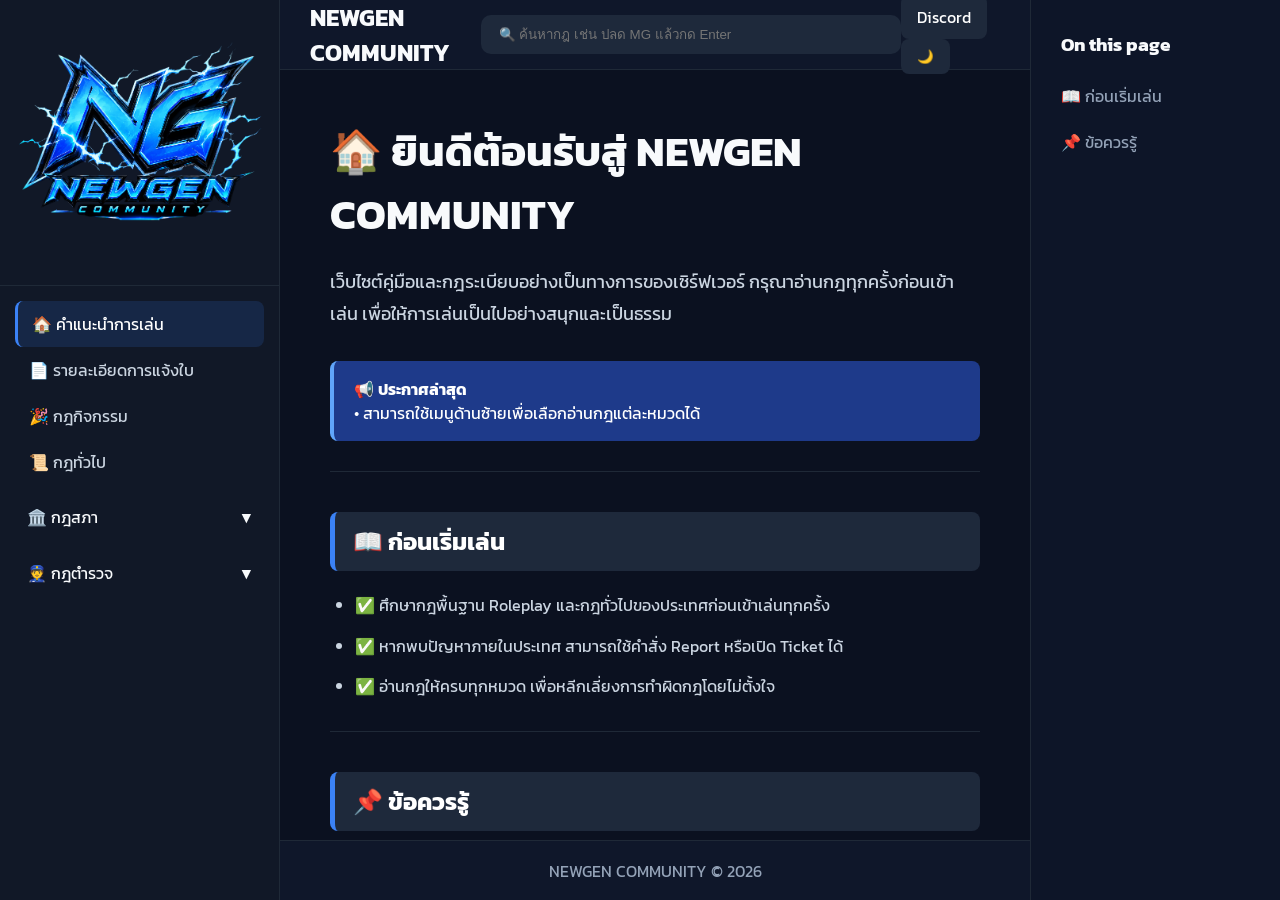
<file: index.html>
<!DOCTYPE html>
<html lang="th">

<head>

    <meta charset="UTF-8">

    <meta name="viewport" content="width=device-width, initial-scale=1.0">

    <title>NEWGEN COMMUNITY</title>

    <link rel="preconnect" href="https://fonts.googleapis.com">

    <link rel="preconnect" href="https://fonts.gstatic.com" crossorigin>

    <link href="https://fonts.googleapis.com/css2?family=Kanit:wght@300;400;500;600;700&display=swap" rel="stylesheet">

    <link rel="stylesheet" href="css/main.css">

</head>

<body>

    <!-- Sidebar -->

    <aside class="sidebar">

        <div class="logo">

    <img src="images/newgen.png" alt="NEWGEN Logo">
    
</div>

<nav class="menu">

    <ul>

        <li class="active menu-item" data-page="guide">
            🏠 คำแนะนำการเล่น
        </li>

        <li class="menu-item" data-page="report">
            📄 รายละเอียดการแจ้งใบ
        </li>

        <li class="menu-item" data-page="event">
            🎉 กฎกิจกรรม
        </li>

       <li class="menu-item" data-page="rules">
            📜 กฎทั่วไป
        </li>

        <!-- กฎสภา -->

        <li class="dropdown">

            <div class="dropdown-header">

                <span>🏛️ กฎสภา</span>

                <span class="arrow">▼</span>

            </div>

            <ul class="submenu">

                <li class="menu-item" data-page="council1">กฎทั่วไปสภา</li>
                <li class="menu-item" data-page="council2">กฎแก๊ง ครอบครัว</li>
                <li class="menu-item" data-page="council3">กฎสตอรี่</li>

            </ul>

        </li>

        <!-- กฎตำรวจ -->

        <li class="dropdown">

            <div class="dropdown-header">

                <span>👮 กฎตำรวจ</span>

                <span class="arrow">▼</span>

            </div>

            <ul class="submenu">

                <li class="menu-item" data-page="police1">กฎการเล่น</li>
                <li class="menu-item" data-page="police2">กฎงานดำ</li>
                <li class="menu-item" data-page="police3">กฎค่าปรับ</li>
                <li class="menu-item" data-page="police4">โทษวินัย</li>
                <li class="menu-item" data-page="police5">Blac lList</li>

            </ul>

        </li>

    </ul>

</nav>

    </aside>

    <!-- Main -->

    <div class="wrapper">

        <!-- Header -->

        <header class="header">

    <div class="header-left">

        <h2>NEWGEN COMMUNITY</h2>

    </div>

    <div class="header-center">

    <input
        type="text"
        id="search"
        placeholder="🔍 ค้นหากฎ เช่น ปลด MG แล้วกด Enter">

    <div id="search-results"></div>

</div>

    <div class="header-right">

        <a
    href="https://discord.gg/ZUKhWjB64E"
    target="_blank"
    class="discord-btn">

    Discord

</a>
        </button>

        <button class="theme-btn">
            🌙
        </button>

    </div>

</header>

        <!-- Content -->

        <main class="content">

    <h1>
        ยินดีต้อนรับสู่ NEWGEN COMMUNITY
    </h1>

    <p>
        Version 4 กำลังพัฒนา
    </p>

</main>

<footer class="footer">

    NEWGEN COMMUNITY © 2026

</footer>

</div>

    <!-- TOC -->

  <aside class="toc">

    <h3>On this page</h3>

    <ul id="toc-list">

    </ul>

</aside>

    <script src="js/app.js"></script>       

</body>

</html>
</file>
<file: css/main.css>
/* =====================================
   <img src="images/logo.png" class="logo-img">
===================================== */

:root{

    --bg:#0b1120;
    --sidebar:#111827;
    --header:#0f172a;
    --card:#161f2e;

    --border:#1f2937;

    --text:#f8fafc;
    --text2:#cbd5e1;

    --primary:#3b82f6;
    --primaryHover:#2563eb;

    --radius:12px;

}

*{

    margin:0;
    padding:0;
    box-sizing:border-box;

}

html{

    scroll-behavior:smooth;

}

body{

    font-family:"Kanit",sans-serif;

    background:var(--bg);

    color:var(--text);

    display:grid;

    grid-template-columns:280px 1fr 250px;

    height:100vh;

    overflow:hidden;

}
/* =====================================
   Sidebar
===================================== */

.sidebar{

    background:var(--sidebar);

    border-right:1px solid var(--border);

    overflow-y:auto;

    height:100vh;

}

.logo{
    display: flex;
    justify-content: center;
    align-items: center;

    padding: 18px 15px;

    border-bottom: 1px solid var(--border);
}

.logo h2{

    font-size:26px;

    color:white;

}

.logo span{

    color:#94a3b8;

    letter-spacing:2px;

}

.menu{

    padding:15px;

}

.menu ul{

    list-style:none;

}

.menu-item{

    padding:11px 14px;

    border-radius:8px;

    cursor:pointer;

    color:var(--text2);

    transition:.25s;

}

.menu-item:hover{

    background:#1e293b;

}

.menu-item.active{

    background:rgba(59,130,246,.15);

    color:white;

    border-left:3px solid var(--primary);

}
.dropdown{

    margin-top:8px;

}

.dropdown-header{

    display:flex;

    justify-content:space-between;

    align-items:center;

    padding:12px;

    border-radius:8px;

    cursor:pointer;

    transition:.25s;

}

.dropdown-header:hover{

    background:#1e293b;

}

.arrow{

    transition:.3s;

}

.dropdown.open .arrow{

    transform:rotate(180deg);

}

.submenu{
    max-height:0;
    overflow:hidden;
    transition:max-height .3s ease;
}

.dropdown.open .submenu{
    max-height:500px;
}

.dropdown.open .arrow{
    transform:rotate(180deg);
}

.dropdown.open .submenu{

    max-height:500px;

}

.submenu li{

    margin-top:5px;

}
.wrapper{

    display:grid;

    grid-template-rows:70px 1fr;

    height:100vh;

}

.header{

    height:70px;

    background:var(--header);

    border-bottom:1px solid var(--border);

    display:flex;

    align-items:center;

    justify-content:space-between;

    padding:0 30px;

}

.content{

    flex:1;

    overflow-y:auto;

    padding:50px;

    width:100%;

    max-width:none;

}

.content h1{

    font-size:42px;

    margin-bottom:20px;

}

.content h2{

    margin-top:40px;

    margin-bottom:15px;

}

.content p{

    line-height:1.8;

    color:var(--text2);

}
.header-center input{

    width:420px;

    background:#1e293b;

    border:none;

    outline:none;

    color:white;

    padding:12px 18px;

    border-radius:10px;

}
.discord-btn,
.theme-btn{

    border:none;

    background:#1e293b;

    color:white;

    padding:10px 16px;

    border-radius:8px;

    cursor:pointer;

    transition:.25s;

}

.discord-btn:hover,
.theme-btn:hover{

    background:var(--primary);

}
.toc{

    border-left:1px solid var(--border);

    padding:30px;

    background:#0d1528;

    overflow-y:auto;

}
.toc h3{

    margin-bottom:20px;

}

.toc ul{

    list-style:none;

}

.toc li{

    margin-bottom:10px;

    color:#94a3b8;

    cursor:pointer;

}

.toc li:hover{

    color:white;

}
/* =====================================
   Animation
===================================== */

.content{

    animation:fadeIn .25s ease;

}

@keyframes fadeIn{

    from{

        opacity:0;
        transform:translateY(10px);

    }

    to{

        opacity:1;
        transform:translateY(0);

    }

}
.sidebar{

    scrollbar-width:thin;

}

.sidebar::-webkit-scrollbar{

    width:6px;

}

.sidebar::-webkit-scrollbar-thumb{

    background:#2b3c5a;

    border-radius:20px;

}
.lead{

    font-size:18px;

    color:var(--text2);

    margin-bottom:30px;

}

.note{

    margin-top:25px;

    padding:16px 20px;

    background:#1e3a8a;

    border-left:4px solid #60a5fa;

    border-radius:8px;

    color:#fff;

}

hr{

    border:none;

    border-top:1px solid var(--border);

    margin:30px 0;

}
.toc a{

    color:#94a3b8;

    text-decoration:none;

    display:block;

    padding:6px 0;

    transition:.25s;

}

.toc a:hover{

    color:white;

}
/* Search Highlight */

.search-match{

    background:rgba(59,130,246,.18);

    border-left:3px solid var(--primary);

    color:white;

}
.logo-img{

    width:56px;

    height:56px;

    border-radius:12px;

    margin-bottom:12px;

}

.discord-btn{

    text-decoration:none;

    display:inline-flex;

    align-items:center;

    justify-content:center;

}
.footer{

    padding:20px;

    text-align:center;

    color:#94a3b8;

    border-top:1px solid var(--border);

}
.footer{

    height:60px;

    display:flex;

    align-items:center;

    justify-content:center;

    border-top:1px solid var(--border);

    color:#94a3b8;

    background:var(--header);

    flex-shrink:0;

}
.logo img{
    width: 23s0px;
    max-width: 100%;
    height: auto;

    transition: .25s;
}
.header-center{
    position: relative;
}

#search-results{
    position:absolute;
    top:55px;
    left:0;
    width:100%;
    background:#1b2234;
    border:1px solid #2d3650;
    border-radius:10px;
    display:none;
    max-height:350px;
    overflow-y:auto;
    z-index:999;
}

.search-item{
    padding:12px 15px;
    cursor:pointer;
    border-bottom:1px solid #2d3650;
}

.search-item:hover{
    background:#2a3550;
}

.search-title{
    color:#8ab4ff;
    font-size:13px;
}

.search-text{
    color:white;
    margin-top:4px;
}
#search-results{

    position:absolute;

    top:55px;

    left:0;

    width:100%;

    max-height:350px;

    overflow-y:auto;

    display:none;

    background:#111827;

    border:1px solid #263247;

    border-radius:10px;

    z-index:9999;

}

.search-result{

    padding:12px;

    cursor:pointer;

    transition:.2s;

    border-bottom:1px solid #1f2937;

}

.search-result:hover{

    background:#1e293b;

}

.search-result b{

    color:#60a5fa;

}

.search-result small{

    color:#94a3b8;

}
.content h2{
    margin-top:40px;
    margin-bottom:20px;
    padding:12px 18px;

    background:#1e293b;

    border-left:5px solid var(--primary);

    border-radius:8px;

    color:#fff;
}
.content ul{
    margin:20px 0;
    padding-left:25px;
}

.content li{
    margin-bottom:12px;
    line-height:1.8;
    color:var(--text2);
}
</file>
